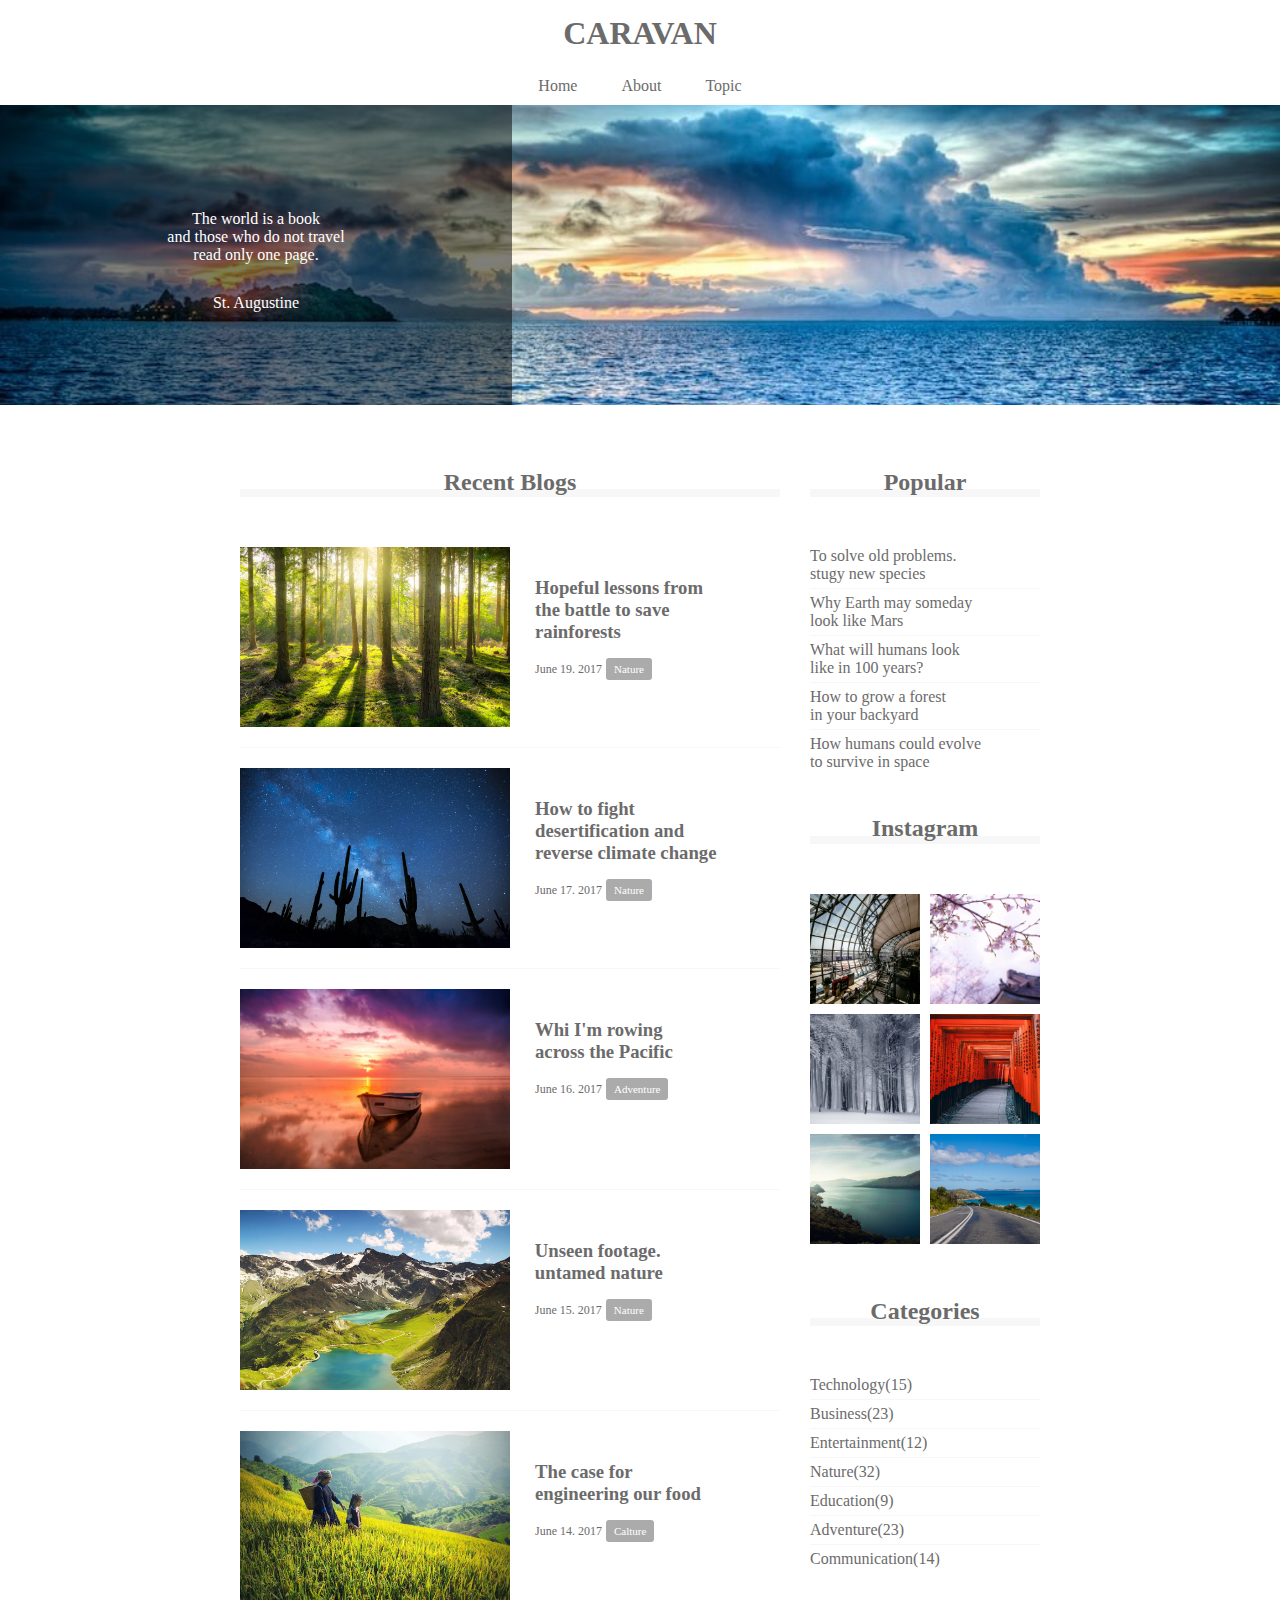
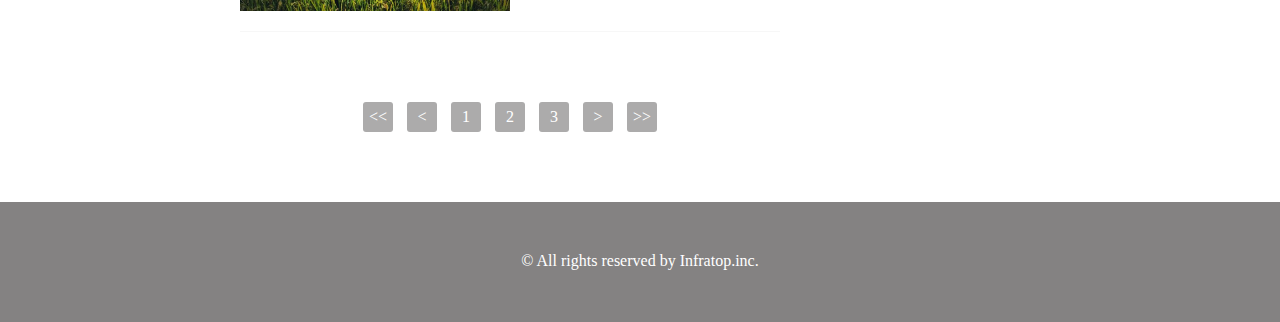
<file: caravan/index.html>
<!DOCTYPE html>
<html>
<head>
  <meta charset="UTF-8">
  <!-- CSSファイルの読み込み -->
  <link rel="stylesheet" href="style.css">
  <title>CARAVAN</title>
</head>
<body>
	<!-- ヘッダー部分 -->
	<header>
		<h1 class="headline">
			<a href="index.html">CARAVAN</a>
		</h1>
	</header>
	<!-- ナビゲーションメニュー部分 -->
	<nav>
		<ul class="nav-list">
			<li class="nav-list-item">
				<a href="index.html">Home</a>
			</li>
			<li class="nav-list-item">About</li>
			<li class="nav-list-item">Topic</li>
		</ul>
	</nav>
	<!-- メインビジュアル部分 -->
	<div class ="main-visual">
		<div class ="main-visual-content">
			<p class ="main-visual-text">
				The world is a book<br>
				and those who do not travel<br>
				read only one page.
			</p>
			<p class ="main-visual-name">
				St. Augustine
			</p>
		</div>
	</div>
	<!-- メイン部分 -->
	<main class ="main clearfix">
		<!-- ブログ部分 -->
		<section class ="blog">
			<h2 class="blog-headline">Recent Blogs</h2>
			<div class="blog-box">
				<div class="blog-item clearfix">
					<img class="blog-image" src="img/forest.jpg">
					<section class="blog-text">
						<h3 class="blog-text-headline">
							<a href="single.html">
							Hopeful lessons from<br>
							the battle to save<br>
							rainforests
							</a>
						</h3>
						<p class="blog-date">June 19. 2017</p>
						<span class="category">Nature</span>
					</section>
				</div>
				<div class="blog-item clearfix">
					<img class="blog-image" src="img/desert.jpg">
					<section class="blog-text">
						<h3 class="blog-text-headline">
							<a href="single.html">
							How to fight<br>
							desertification and<br>
							reverse climate change
							</a>
						</h3>
						<p class="blog-date">June 17. 2017</p>
						<span class="category">Nature</span>
					</section>
				</div>
				<div class="blog-item clearfix">
					<img class="blog-image" src="img/sunset.jpg">
					<section class="blog-text">
						<h3 class="blog-text-headline">
							<a href="single.html">
							Whi I'm rowing<br>
							across the Pacific
							</a>
						</h3>
						<p class="blog-date">June 16. 2017</p>
						<span class="category">Adventure</span>
					</section>
				</div>
				<div class="blog-item clearfix">
					<img class="blog-image" src="img/italy.jpg">
					<section class="blog-text">
						<h3 class="blog-text-headline">
							<a href="single.html">
							Unseen footage.<br>
							untamed nature
							</a>
						</h3>
						<p class="blog-date">June 15. 2017</p>
						<span class="category">Nature</span>
					</section>
				</div>
				<div class="blog-item clearfix">
					<img class="blog-image" src="img/asia.jpg">
					<section class="blog-text">
						<h3 class="blog-text-headline">
							<a href="single.html">
							The case for<br>
							engineering our food
							</a>
						</h3>
						<p class="blog-date">June 14. 2017</p>
						<span class="category">Calture</span>
					</section>
				</div>
			</div>
			<div class="pagination">
				<p><<</p>
				<p><</p>
				<p>1</p>
				<p>2</p>
				<p>3</p>
				<p>></p>
				<p>>></p>
			</div>
		</section>
		<!-- サイドバー部分 -->
		<div class ="sidebar">
			<section class="popular">
				<h2 class="sidebar-headline">Popular</h2>
				<div class="sidebar-contents">
					<p class="popular-text">To solve old problems.<br>stugy new species</p>
					<p class="popular-text">Why Earth may someday<br>look like Mars</p>
					<p class="popular-text">What will humans look<br>like in 100 years?</p>
					<p class="popular-text">How to grow a forest<br>in your backyard</p>
					<p class="popular-text">How humans could evolve<br>to survive in space</p>
				</div>
			</section>
			<section class="instagram">
				<h2 class="instagram-headline">Instagram</h2>
				<div class="sidebar-contents clearfix">
					<div class="instagram-box"></div>
					<div class="instagram-box"></div>
					<div class="instagram-box"></div>
					<div class="instagram-box"></div>
					<div class="instagram-box"></div>
					<div class="instagram-box"></div>
				</div>
			</section>
			<section class="categories">
				<h2 class="categories-headline">Categories</h2>
				<div class="sidebar-contents">
					<p class="categories-text">Technology(15)</p>
					<p class="categories-text">Business(23)</p>
					<p class="categories-text">Entertainment(12)</p>
					<p class="categories-text">Nature(32)</p>
					<p class="categories-text">Education(9)</p>
					<p class="categories-text">Adventure(23)</p>
					<p class="categories-text">Communication(14)</p>
				</div>
			</section>
		</div>
	</main>
	<!-- フッター部分 -->
	<footer>
		<p class="footer-text">© All rights reserved by Infratop.inc.
	</footer>
</body>
</html>
</file>
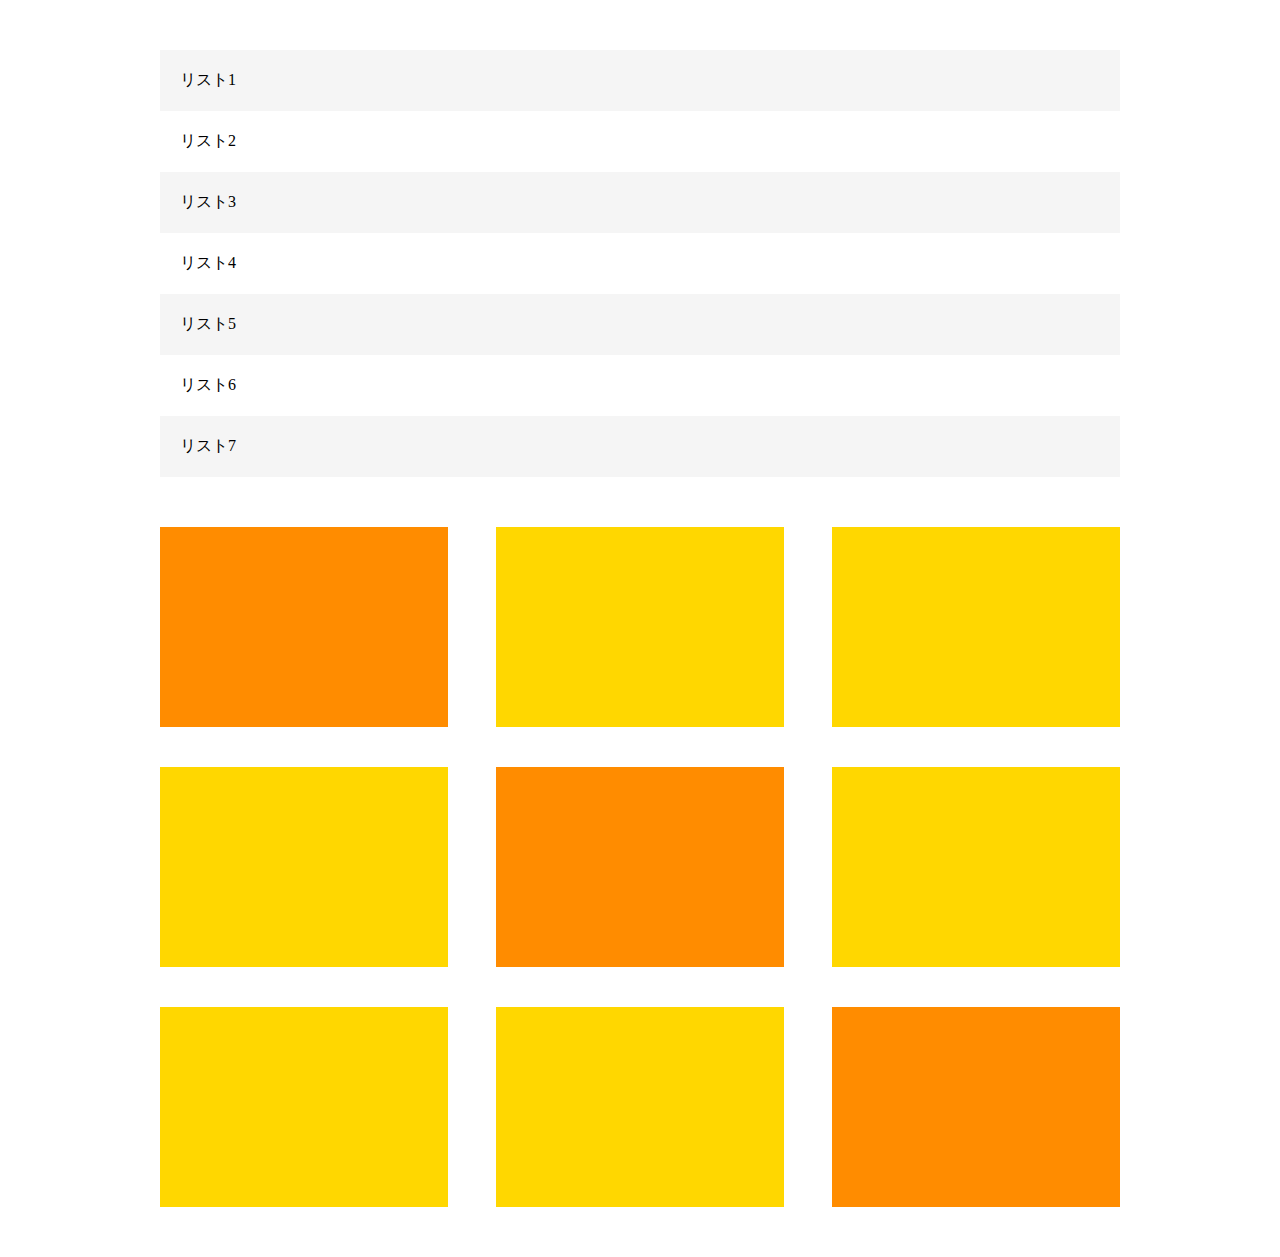
<file: chapter8_exercise.html>
<!DOCTYPE HTML>
<html>
<head>
	<meta charset="UTF-8">
	<link rel="stylesheet" href="chapter8_exercise.css">
	<title>1-8【サイドバーを作ろう】</title>
</head>
<body>
	<div class="list">
		<p>リスト1</p>
		<p>リスト2</p>
		<p>リスト3</p>
		<p>リスト4</p>
		<p>リスト5</p>
		<p>リスト6</p>
		<p>リスト7</p>
	</div>
	<div class="boxes">
		<div class="box"></div>
		<div class="box"></div>
		<div class="box"></div>
		<div class="box"></div>
		<div class="box"></div>
		<div class="box"></div>
		<div class="box"></div>
		<div class="box"></div>
		<div class="box"></div>
	</div>
</body>
</html>
</file>
<file: caravan/style.css>
/* リセットCSS */
* {
  margin: 0;
  padding: 0;
  box-sizing: border-box;
  color: #6c6b6b;
}

a {
	text-decoration: none;
}

.clearfix::after {
	content: "";
	display: block;
	clear: both;
}

/* ヘッダー部分 */
header {
	width: 90%;
	padding: 15px 0;
	margin: 0 auto;
	text-align: center;
}

header .headline {
	font-size: 32px;
}

/* ナビゲーションリスト部分 */
.nav-list {
	text-align: center;
	padding: 10px 0;
	margin: 0 auto;
}

.nav-list-item {
	list-style: none;
	display: inline-block;
	margin: 0 20px;
}


/* メインビジュアル部分 */
.main-visual {
	width: 100%;
	height: 300px;
	background-image: url(img/mv.jpg);
	background-size: cover;
	background-position: center;
}

.main-visual-content {
	width: 40%;
	height: 300px;
	background-color: rgba( 0, 0, 0, 0.5);
	text-align: center;
	padding-top: 105px;
}

.main-visual-text {
	color: #fff;
}

.main-visual-name {
	margin-top: 30px;
	color: #fff;
}

/* メイン部分 */
main {
	width: 800px;
	margin: 0 auto;
	padding: 70px 0;
}

/* ブログ部分 */
.blog {
	width: 540px;
	float: left;
	margin-right: 30px;
}

.blog-headline {
	border-bottom: 8px solid #f7f7f7;
	text-align: center;
	line-height: 0.6;
}

.blog-box {
	padding-top: 50px;
}

.blog-item {
	padding-bottom: 20px;
	margin-bottom: 20px;
	border-bottom: 1px solid #f7f7f7;
}

.blog-image {
	height: 180px;
	float: left;
}

.blog-text {
	float: left;
	padding-top: 30px;
	padding-left: 25px;
}

.blog-text-headline {
	padding-bottom: 15px;
}

.blog-date {
	font-size: 12px;
	display: inline-block;
}

.category {
	display: inline-block;
	padding: 5px 8px;
	background-color: #acabab;
	border-radius: 3px;
	color: #fff;
	font-size: 11px;
}

.pagination {
	text-align: center;
	padding-top: 50px;
}

.pagination p {
	width: 30px;
	height: 30px;
	display: inline-block;
	color: #fff;
	background-color: #acabab;
	border-radius: 3px;
	margin: 0 5px;
	line-height: 30px;
}

/* サイトバー部分 */
.sidebar {
	width: 230px;
	float: left;
}

.sidebar-headline, .instagram-headline, .categories-headline {
	border-bottom: 8px solid #f7f7f7;
	text-align: center;
	line-height: 0.6;
}

.sidebar-contents {
	padding: 50px 0;
}

.popular-text, .categories-text {
	padding-bottom: 5px;
	border-bottom: 1px solid #f7f7f7;
	margin-bottom: 5px;
}

.popular-text:last-child, .categories-text:last-child {
	margin: 0;
	padding: 0;
	border: none;
}

.instagram-box {
	float: left;
	width: 110px;
	padding-top: 110px;
	background-size: cover;
	background-position: center;
}

.instagram-box:nth-child(odd) {
	margin: 0 10px 10px 0;
}

.instagram-box:nth-child(1) {
	background-image: url(img/airport.jpg);
}

.instagram-box:nth-child(2) {
	background-image: url(img/japan.jpg);
}

.instagram-box:nth-child(3) {
	background-image: url(img/snow.jpg);
}

.instagram-box:nth-child(4) {
	background-image: url(img/japan2.jpg);
}

.instagram-box:nth-child(5) {
	background-image: url(img/lake.jpg);
}

.instagram-box:nth-child(6) {
	background-image: url(img/road.jpg);
}

footer {
	width: 100%;
	height: 120px;
	text-align: center;
	padding: 50px 0;
	background-color: #848282;
}

.footer-text {
	color: #fff;
}
</file>
<file: chapter8_exercise.css>
* {
	margin: 0;
	padding: 0;
	box-sizing: content-box;
}

.list {
	width: 960px;
	margin: 0 auto;
}

.list p {
	padding: 20px 0 20px 20px;
}

.list p:nth-child(odd) {
	background-color: whitesmoke;
}

.list p:first-child {
	margin-top: 50px;
}

.boxes {
	width: 960px;
	margin: 50px auto;
	font-size: 0;
}

.box {
	width: 30%;
	height: 200px;
	margin-right: 5%;
	margin-bottom: 40px;
	display: inline-block;
	background-color: gold;
}

.box:nth-child(1) {
	background-color: darkorange;
}

.box:nth-child(3) {
	margin-right: 0;
}

.box:nth-child(5) {
	background-color: darkorange;
}

.box:nth-child(6) {
	margin-right: 0;
}

.box:nth-child(7) {
	margin-bottom: 0;
}

.box:nth-child(8) {
	margin-bottom: 0;
}

.box:nth-child(9) {
	background-color: darkorange;
	margin: 0;
}
</file>
